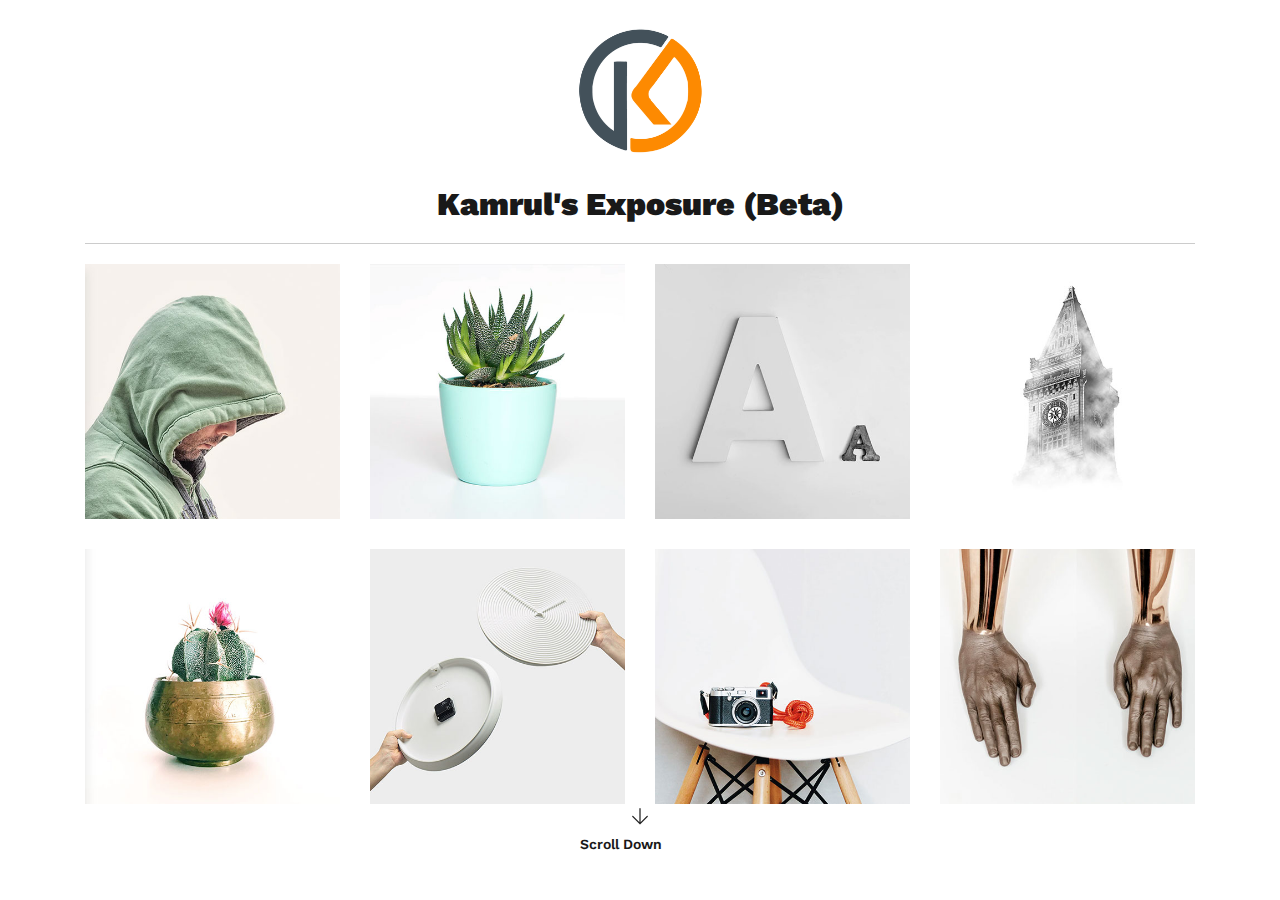
<file: index.html>
<!DOCTYPE html>
<html lang="en">
<head>
    <title>Kamrul Expo</title>

    <!-- Required meta tags -->
    <meta charset="utf-8">
    <meta name="viewport" content="width=device-width, initial-scale=1, shrink-to-fit=no">

    <!-- Bootstrap CSS -->
    <link rel="stylesheet" href="css/bootstrap.min.css">

    <!-- FontAwesome CSS -->
    <link rel="stylesheet" href="css/font-awesome.min.css">

    <!-- Styles -->
    <link rel="stylesheet" href="style.css">
</head>
<body>

<div class="outer-container">
    <div class="container portfolio-page">
		<div class="row">
            <div class="col text-center kamrul-header-logo">
                <a href="http://kamrul.net"><img src="images/kamrul/kamrul-logo.png" alt="Kamrul Logo"/></a>
            </div><!-- .col -->
        </div><!-- .row -->
		
        <div class="row">
            <div class="col kamrul-header-title">
                <h2 class="text-center">Kamrul's Exposure (Beta) </h2>
            </div><!-- .col -->
        </div><!-- .row -->

        <div class="row">
            <div class="col-12 col-md-6 col-lg-3">
                <div class="portfolio-content">
                    <figure>
                        <img src="images/1.jpg" alt="">
                    </figure>

                    <div class="entry-content flex flex-column align-items-center justify-content-center">
                        <h3><a href="#">Flower Skin</a></h3>

                        <ul class="flex flex-wrap justify-content-center">
                            <li><a href="#">Portfolio,</a></li>
                            <li><a href="#">Tree</a></li>
                        </ul>
                    </div><!-- .entry-content -->
                </div><!-- .portfolio-content -->
            </div><!-- .col -->

            <div class="col-12 col-md-6 col-lg-3">
                <div class="portfolio-content">
                    <figure>
                        <img src="images/2.jpg" alt="">
                    </figure>

                    <div class="entry-content flex flex-column align-items-center justify-content-center">
                        <h3><a href="#">Flower Skin</a></h3>

                        <ul class="flex flex-wrap justify-content-center">
                            <li><a href="#">Portfolio,</a></li>
                            <li><a href="#">Tree</a></li>
                        </ul>
                    </div><!-- .entry-content -->
                </div><!-- .portfolio-content -->
            </div><!-- .col -->

            <div class="col-12 col-md-6 col-lg-3">
                <div class="portfolio-content">
                    <figure>
                        <img src="images/3.jpg" alt="">
                    </figure>

                    <div class="entry-content flex flex-column align-items-center justify-content-center">
                        <h3><a href="#">Flower Skin</a></h3>

                        <ul class="flex flex-wrap justify-content-center">
                            <li><a href="#">Portfolio,</a></li>
                            <li><a href="#">Tree</a></li>
                        </ul>
                    </div><!-- .entry-content -->
                </div><!-- .portfolio-content -->
            </div><!-- .col -->

            <div class="col-12 col-md-6 col-lg-3">
                <div class="portfolio-content">
                    <figure>
                        <img src="images/4.jpg" alt="">
                    </figure>

                    <div class="entry-content flex flex-column align-items-center justify-content-center">
                        <h3><a href="#">Flower Skin</a></h3>

                        <ul class="flex flex-wrap justify-content-center">
                            <li><a href="#">Portfolio,</a></li>
                            <li><a href="#">Tree</a></li>
                        </ul>
                    </div><!-- .entry-content -->
                </div><!-- .portfolio-content -->
            </div><!-- .col -->

            <div class="col-12 col-md-6 col-lg-3">
                <div class="portfolio-content">
                    <figure>
                        <img src="images/5.jpg" alt="">
                    </figure>

                    <div class="entry-content flex flex-column align-items-center justify-content-center">
                        <h3><a href="#">Flower Skin</a></h3>

                        <ul class="flex flex-wrap justify-content-center">
                            <li><a href="#">Portfolio,</a></li>
                            <li><a href="#">Tree</a></li>
                        </ul>
                    </div><!-- .entry-content -->
                </div><!-- .portfolio-content -->
            </div><!-- .col -->

            <div class="col-12 col-md-6 col-lg-3">
                <div class="portfolio-content">
                    <figure>
                        <img src="images/6.jpg" alt="">
                    </figure>

                    <div class="entry-content flex flex-column align-items-center justify-content-center">
                        <h3><a href="#">Flower Skin</a></h3>

                        <ul class="flex flex-wrap justify-content-center">
                            <li><a href="#">Portfolio,</a></li>
                            <li><a href="#">Tree</a></li>
                        </ul>
                    </div><!-- .entry-content -->
                </div><!-- .portfolio-content -->
            </div><!-- .col -->

            <div class="col-12 col-md-6 col-lg-3">
                <div class="portfolio-content">
                    <figure>
                        <img src="images/7.jpg" alt="">
                    </figure>

                    <div class="entry-content flex flex-column align-items-center justify-content-center">
                        <h3><a href="#">Flower Skin</a></h3>

                        <ul class="flex flex-wrap justify-content-center">
                            <li><a href="#">Portfolio,</a></li>
                            <li><a href="#">Tree</a></li>
                        </ul>
                    </div><!-- .entry-content -->
                </div><!-- .portfolio-content -->
            </div><!-- .col -->

            <div class="col-12 col-md-6 col-lg-3">
                <div class="portfolio-content">
                    <figure>
                        <img src="images/8.jpg" alt="">
                    </figure>

                    <div class="entry-content flex flex-column align-items-center justify-content-center">
                        <h3><a href="#">Flower Skin</a></h3>

                        <ul class="flex flex-wrap justify-content-center">
                            <li><a href="#">Portfolio,</a></li>
                            <li><a href="#">Tree</a></li>
                        </ul>
                    </div><!-- .entry-content -->
                </div><!-- .portfolio-content -->
            </div><!-- .col -->


        </div><!-- .row -->

        <div class="scroll-down flex flex-column justify-content-center align-items-center d-none d-lg-block">
            <span class="arrow-down flex justify-content-center align-items-center"><img src="images/arrow-down.png" alt="arrow"></span>
            <span class="scroll-text">Scroll Down</span>
        </div><!-- .scroll-down -->
    </div><!-- .container -->
</div><!-- .outer-container -->

<script type='text/javascript' src='js/jquery.js'></script>
<script type='text/javascript' src='js/custom.js'></script>

</body>
</html>
</file>
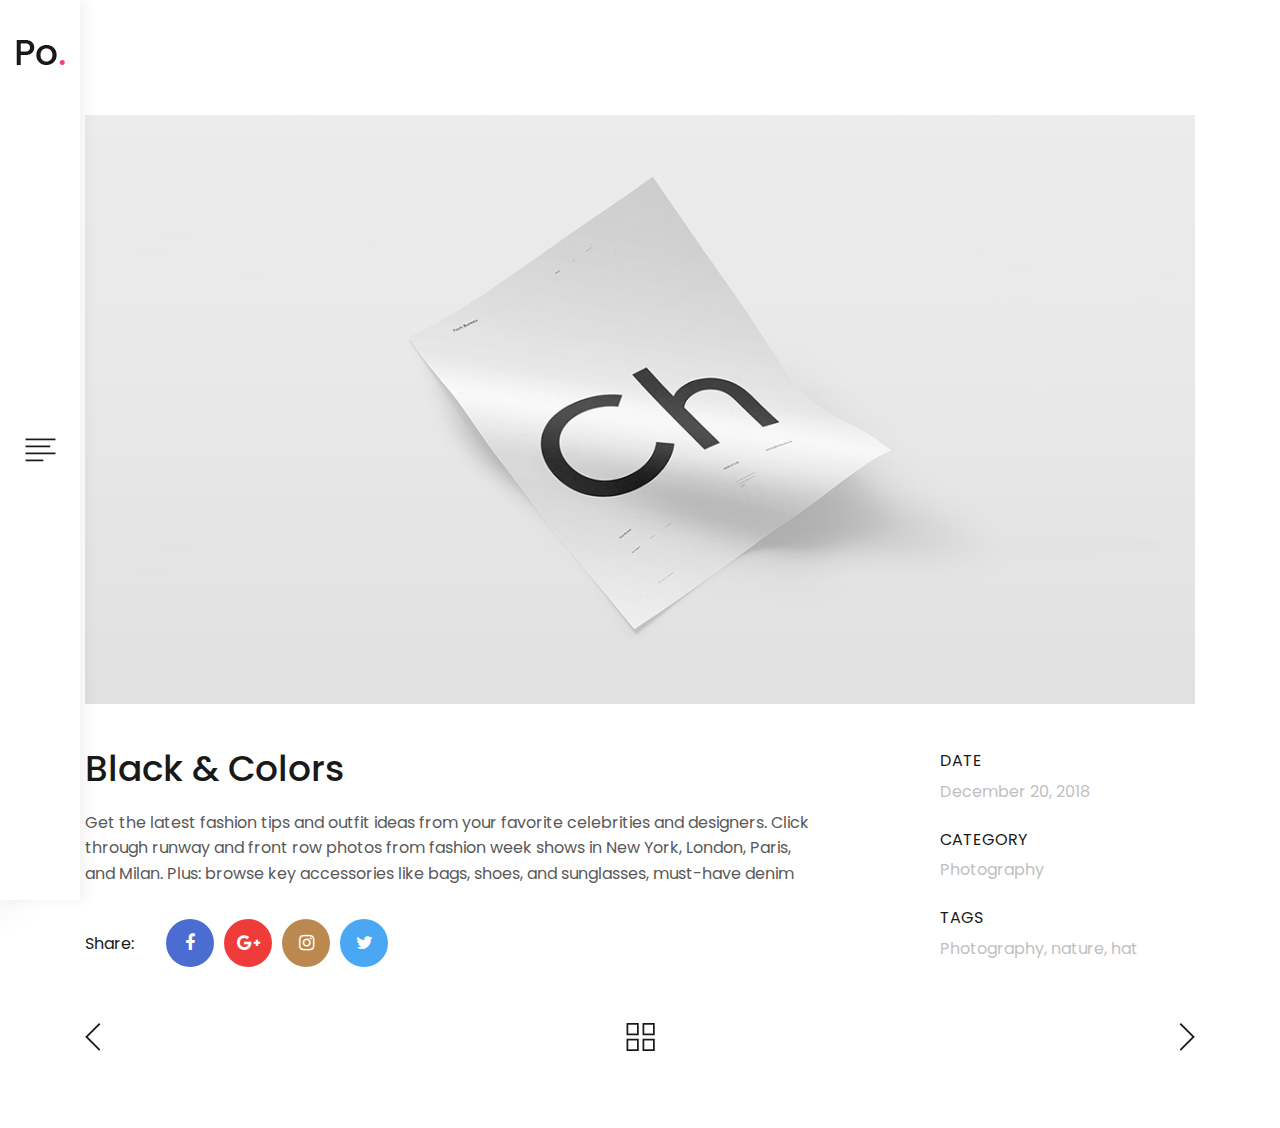
<file: single-portfolio.html>
<!DOCTYPE html>
<html lang="en">
<head>
    <title>Hello World</title>

    <!-- Required meta tags -->
    <meta charset="utf-8">
    <meta name="viewport" content="width=device-width, initial-scale=1, shrink-to-fit=no">

    <!-- Bootstrap CSS -->
    <link rel="stylesheet" href="css/bootstrap.min.css">

    <!-- FontAwesome CSS -->
    <link rel="stylesheet" href="css/font-awesome.min.css">

    <!-- Styles -->
    <link rel="stylesheet" href="style.css">
</head>
<body><header class="site-header">
    <div class="site-branding">
        <h1 class="site-title"><a href="index.html" rel="home"><img src="images/logo.png" alt="Logo"></a></h1>
    </div><!-- .site-branding -->

    <div class="hamburger-menu">
        <div class="menu-icon">
            <img src="images/menu-icon.png" alt="menu icon">
        </div><!-- .menu-icon -->

        <div class="menu-close-icon">
            <img src="images/x.png" alt="menu close icon">
        </div><!-- .menu-close-icon -->
    </div><!-- .hamburger-menu -->
</header><!-- .site-header -->

<nav class="site-navigation flex flex-column justify-content-between">
    <div class="site-branding d-none d-lg-block ">
        <h1 class="site-title"><a href="index.html" rel="home"><img src="images/logo2.png" alt="Logo"></a></h1>
    </div><!-- .site-branding -->

    <ul class="main-menu flex flex-column justify-content-center">
        <li class="current-menu-item"><a href="index.html">Home</a></li>
        <li><a href="portfolio.html">Portfolio</a></li>
        <li><a href="blog.html">Blog</a></li>
        <li><a href="#">About</a></li>
        <li><a href="#">Contact</a></li>
    </ul>

    <p><!-- Link back to Colorlib can't be removed. Template is licensed under CC BY 3.0. -->
Copyright &copy;<script>document.write(new Date().getFullYear());</script> All rights reserved | This template is made with <i class="fa fa-heart-o" aria-hidden="true"></i> by <a href="https://colorlib.com" target="_blank">Colorlib</a>
<!-- Link back to Colorlib can't be removed. Template is licensed under CC BY 3.0. -->
</p>


    <div class="social-profiles">
        <ul class="flex justify-content-start justify-content-lg-center align-items-center">
            <li><a href="#"><i class="fa fa-facebook"></i></a></li>
            <li><a href="#"><i class="fa fa-instagram"></i></a></li>
            <li><a href="#"><i class="fa fa-twitter"></i></a></li>
            <li><a href="#"><i class="fa fa-pinterest"></i></a></li>
        </ul>
    </div><!-- .social-profiles -->
</nav><!-- .site-navigation -->

<div class="nav-bar-sep d-lg-none"></div>

<div class="outer-container">
    <div class="container single-portfolio">
        <div class="row">
            <div class="col-12">
                <div class="featured-img">
                    <figure>
                        <img src="images/single-portfolio.png" alt="">
                    </figure>
                </div><!-- .content-area -->
            </div><!-- .col-12 -->

            <div class="col-12 col-lg-8">
                <div class="content-area">
                    <header class="entry-header">
                        <h1>Black & Colors</h1>
                    </header><!-- .entry-header -->

                    <div class="entry-content">
                        <p>Get the latest fashion tips and outfit ideas from your favorite celebrities and designers. Click through runway and front row photos from fashion week shows in New York, London, Paris, and Milan. Plus: browse key accessories like bags, shoes, and sunglasses, must-have denim </p>
                    </div><!-- .entry-content -->

                    <div class="post-share flex align-items-center">
                        <label>share:</label>

                        <ul class="flex align-items-center">
                            <li class="fb"><a href="#"><i class="fa fa-facebook"></i></a></li>
                            <li class="gp"><a href="#"><i class="fa fa-google-plus"></i></a></li>
                            <li class="in"><a href="#"><i class="fa fa-instagram"></i></a></li>
                            <li class="tw"><a href="#"><i class="fa fa-twitter"></i></a></li>
                        </ul>
                    </div><!-- .post-share -->
                </div><!-- .content-area -->
            </div><!-- .col-12 -->

            <aside class="col-12 col-lg-3 offset-lg-1">
                <div class="entry-meta">
                    <div class="posted-date">
                        <label>Date</label>

                        <span class="date-format"><a href="#">December 20, 2018</a></span>
                    </div><!-- .posted-date -->

                    <div class="post-category">
                        <label>Category</label>
                        <span><a href="#">Photography</a></span>
                    </div><!-- .post-category -->

                    <div class="posted-tags">
                        <label>tags</label>
                        <span><a href="#">Photography</a>, <a href="#">nature</a>, <a href="#">hat</a> </span>
                    </div><!-- .entry-meta -->
                </div><!-- .entry-meta -->
            </aside><!-- .col-md-3 -->
        </div><!-- .row -->

        <div class="row">
            <div class="col">
                <nav class="post-nav">
                    <ul class="flex justify-content-between align-items-center">
                        <li><a href="#"><img src="images/angle-left.png" alt="Previous"></a></li>
                        <li><a href="#"><img src="images/portfolio-icon.png" alt="Back to Portfolio"></a></li>
                        <li><a href="#"><img src="images/angle-right.png" alt="Next"></a></li>
                    </ul>
                </nav><!-- .post-nav -->
            </div><!-- .col -->
        </div><!-- .row -->
    </div><!-- .container -->
</div><!-- .outer-container -->

<script type='text/javascript' src='js/jquery.js'></script>
<script type='text/javascript' src='js/custom.js'></script>

</body>
</html>
</file>
<file: style.css>
@import url('https://fonts.googleapis.com/css?family=Poppins:300,400,500,600,700|Work+Sans:300,400,500,600,700');

body {
    color: #191919;
    font-family: 'Work Sans', sans-serif;
}

img {
    vertical-align: baseline;
}

/*--------------------------------------------------------------
# Links
--------------------------------------------------------------*/
a {
    color: royalblue;
}

a:visited {
    color: purple;
}

a:hover, a:focus, a:active {
    color: midnightblue;
}

a:focus {
    outline: thin dotted;
}

a:hover, a:active {
    outline: 0;
    list-style: none;
}

/*--------------------------------------------------------------
# Helper Utilities
--------------------------------------------------------------*/
.flex {
    display: flex;
}

/*--------------------------------------------------------------
# Outer Container
--------------------------------------------------------------*/
@media screen and (min-width: 992px) {
    .outer-container {
        padding-left: 0px;
    }
}

@media screen and (min-width: 768px) {
    .no-padding {
        padding: 0;
    }
}

/*--------------------------------------------------------------
# Header
--------------------------------------------------------------*/
/*
# Site Branding
--------------------------------*/
.site-branding {
    transition: all .5s;
}

.site-title {
    margin: 0;
    text-align: center;
}

.site-navigation .site-title a {
    display: block;
}

/*
  Hamburger Menu
----------------------------------------*/
.hamburger-menu .menu-icon,
.hamburger-menu .menu-close-icon {
    width: 44px;
    height: 44px;
    text-align: center;
    cursor: pointer;
    transition: all 0.5s;
}

.hamburger-menu.close .menu-icon {
    visibility: hidden;
    opacity: 0;
}

.menu-close-icon {
    visibility: hidden;
    opacity: 0;
}

.hamburger-menu.close .menu-close-icon {
    visibility: visible;
    opacity: 1;
}

.hamburger-menu img {
    display: block;
    margin: 0 auto;
}

/*
# Site Navigation
--------------------------------*/
.site-navigation {
    transition: all .5s;
}

/*
# Main Menu
--------------------------------*/
.main-menu {
    padding: 15px 30px;
    margin: 0;
}

.main-menu li {
    display: block;
    padding: 12px 0;
    font-size: 30px;
    font-weight: 500;
    border-bottom: 1px solid #ebebeb;
}

.main-menu li:nth-last-of-type(1) {
    border-bottom: 0;
}

.main-menu li a {
    display: block;
    color: #a6a6a6;
    text-decoration: none;
    transition: all 0.35s;
}

.main-menu li a:hover,
.main-menu li.current-menu-item a {
    color: #f0437e;
}

/*
# Social Profiles
--------------------------------*/
.social-profiles ul {
    padding: 10px 0 34px 0;
    margin: 0;
}

.social-profiles ul li {
    display: block;
    padding: 0 18px;
    font-size: 1.5rem;
}

.social-profiles ul li a {
    color: #191919;
    transition: all 0.35s;
}

.social-profiles ul li a:hover {
    color: #f0437e;
}

.nav-bar-sep {
    height: 78px;
}

@media screen and (max-width: 992px) {
    .site-header {
        position: fixed;
        top: 0;
        left: 0;
        z-index: 999;
        width: 100%;
        padding: 15px 30px;
        background: #fff;
        box-shadow: 0 12px 24px rgba(0,0,0,.09);
    }

    .site-header,
    .hamburger-menu {
        display: flex;
        justify-content: space-between;
        align-items: center;
    }

    .hamburger-menu {
        flex-flow: column;
    }

    .hamburger-menu .menu-icon, .hamburger-menu .menu-close-icon {
        position: absolute;
        top: 26px;
        right: 24px;
    }

    .main-menu li {
        position: relative;
    }

    .main-menu li::after {
        content: '';
        position: absolute;
        top: 11px;
        right: 0;
        font-family: 'FontAwesome', serif;
    }

    .main-menu li:hover::after,
    .main-menu li.current-menu-item::after {
        color: #f0437e;
    }

    .site-navigation {
        position: absolute;
        top: 78px;
        left: 0;
        z-index: 99;
        width: 100%;
        height: 500px;
        background: #fff;
        box-shadow: 0 12px 24px rgba(0,0,0,.09);
        visibility: hidden;
        opacity: 0;
        transition: all 0.35s;
    }

    .site-navigation.show {
        visibility: visible;
        opacity: 1;
    }

    .social-profiles ul {
        padding: 80px 15px 30px;
        margin: 0;
    }
}

@media screen and (min-width: 992px) {
    .site-header,
    .site-navigation {
        position: fixed;
        top: 0;
        left: 0;
        z-index: 999;
        width: 80px;
        height: 100vh;
        padding: 0 15px;
        box-shadow: 6px 0 12px rgba(0,0,0,.05);
    }

    .site-navigation {
        background: #f7f7f7;
    }

    .site-navigation.show {
        left: 80px;
    }

    .site-header {
        background: #fff;
    }

    .site-header.no-shadow {
        box-shadow: none;
    }

    .site-header .site-branding.hide {
        visibility: hidden;
        opacity: 0;
    }

    .site-title {
        padding: 28px 0 10px 0;
    }

    .hamburger-menu .menu-icon,
    .hamburger-menu .menu-close-icon {
        position: absolute;
        top: calc(50vh - 22px);
        left: 15px;
        width: calc(100% - 30px);
        padding: 10px 0;
    }

    .site-navigation {
        left: -250px;
        z-index: 99;
        width: 250px;
        padding: 0;
        box-shadow: 16px 0 42px rgba(0,0,0,.09);
    }

    .main-menu {
        height: calc(100vh - 160px);
        padding: 0;
    }

    .main-menu li {
        border-bottom: 0;
        text-align: center;
    }

    .social-profiles ul li {
        font-size: 1.125rem;
    }
}

/*--------------------------------------------------------------
# Scroll Down
--------------------------------------------------------------*/
.scroll-down {
    position: absolute;
    bottom: 0;
    left: 50%;
    z-index: 99;
    width: 120px;
    height: 100px;
    margin-left: -20px;
    cursor: pointer;
}

.arrow-down {
    width: 32px;
    height: 32px;
    margin: 0 auto;
    border-radius: 50%;
    background: #fff;
}

.scroll-text {
    margin-top: 5px;
    margin-bottom: 15px;
    font-size: 14px;
    font-weight: 600;
}

/*--------------------------------------------------------------
# Portfolio
--------------------------------------------------------------*/
.portfolio-page .scroll-down {
    margin-left: -60px;
}

.portfolio-content {
    position: relative;
    margin-bottom: 30px;
}

.home-page {
    padding-top: 15px;
}

.home-page .portfolio-content {
    margin-bottom: 15px;
}

.portfolio-content figure {
    margin: 0;
}

.portfolio-content figure img {
    display: block;
    width: 100%;
    height: auto;
    min-height: 100%;
}

.portfolio-content .entry-content {
    position: absolute;
    top: 0;
    left: 0;
    width: 100%;
    height: 100%;
    background: rgba(255,255,255,.9);
    font-family: 'Poppins', sans-serif;
    text-align: center;
    visibility: hidden;
    opacity: 0;
    transition: all 0.35s;
}

.portfolio-content:hover .entry-content {
    visibility: visible;
    opacity: 1;
}

.portfolio-content h3 {
    margin-bottom: 0;
    font-family: 'Poppins', sans-serif;
    font-size: 1.5rem;
    font-weight: 500;
}

.home-page .portfolio-content h3 {
    font-size: 2.25rem;
}

.portfolio-content h3 a {
    color: #191919;
    text-decoration: none;
}

.portfolio-content ul {
    padding: 0;
    margin: 10px 0 0;
    list-style: none;
}

.portfolio-content li {
    margin: 0 3px;
}

.portfolio-content li a {
    font-size: 0.875rem;
    color: #a6a6a6;
}

@media screen and (min-width: 768px) {
    .home-page {
        padding: 0;
    }

    .home-page .portfolio-content {
        margin-bottom: 0;
    }
}

/*--------------------------------------------------------------
# Breadcrumbs
--------------------------------------------------------------*/
.breadcrumbs {
    padding: 48px 0;
    margin: 0;
    color: #a6a6a6;
    list-style: none;
    font-family: 'Poppins', sans-serif;
}

.breadcrumbs li {
    position: relative;
    color: #a6a6a6;
    padding: 0 12px;
}

.breadcrumbs li:nth-of-type(1) {
    padding-left: 0;
}

.breadcrumbs li::after {
    content: '/';
    position: absolute;
    top: 0;
    right: -6px;
    width: 10px;
}


.breadcrumbs li:nth-last-of-type(1)::after {
    display: none;
}

.breadcrumbs li a {
    color: #191919;
    text-decoration: none;
}

/*--------------------------------------------------------------
# Single Portfolio
--------------------------------------------------------------*/
.single-portfolio {
    padding-top: 15px;
    padding-bottom: 70px;
}

.single-portfolio figure img {
    max-width: 100%;
}

.single-portfolio .content-area h1 {
    margin-top: 20px;
    font-size: 2.25rem;
    font-family: 'Poppins', sans-serif;
}

.single-portfolio .content-area .entry-content {
    margin-top: 20px;
    font-family: 'Poppins', sans-serif;
    line-height: 1.6;
    color: #595959;
}

/*
# Post Share
--------------------------------*/
.single-portfolio .post-share {
    margin-top: 32px;
}

.single-portfolio .post-share label {
    margin-right: 32px;
    text-transform: capitalize;
    font-family: 'Poppins', sans-serif;
}

.single-portfolio .post-share ul {
    padding: 0;
    margin: 0;
    list-style: none;
}

.single-portfolio .post-share ul li {
    width: 48px;
    height: 48px;
    margin-right: 10px;
    margin-bottom: 10px;
    border-radius: 50%;
    font-size: 18px;
    line-height: 1;
    color: #fff;
}

.single-portfolio .post-share ul li a {
    display: flex;
    justify-content: center;
    align-items: center;
    width: 100%;
    height: 100%;
    color: #fff;
    text-decoration: none;
}

.single-portfolio .post-share ul li.fb {
    background: #4b6cd0;
}

.single-portfolio .post-share ul li.gp {
    background: #f03b3b;
}

.single-portfolio .post-share ul li.in {
    background: #bb8950;
}

.single-portfolio .post-share ul li.tw {
    background: #49a7f3;
}

/*
# Post Sidebar
--------------------------------*/
.single-portfolio .entry-meta {
    margin-top: 24px;
    font-family: 'Poppins', sans-serif;
}

.single-portfolio .entry-meta label {
    display: block;
    line-height: 1.3;
    text-transform: uppercase;
}

.single-portfolio .date-format,
.single-portfolio .post-category,
.single-portfolio .posted-tags {
    display: block;
    margin-bottom: 26px;
}

.single-portfolio .posted-tags span,
.single-portfolio .entry-meta a {
    color: #bfbfbf;
}

/*
# Post Nav
--------------------------------*/
.post-nav {
    margin: 36px 0 0;
}

.post-nav ul {
    padding: 0;
    margin: 0;
    list-style: none;
}

@media screen and (min-width: 576px) {
    .single-portfolio {
        padding-top: 45px;
    }
	
	
}

@media screen and (min-width: 992px) {
    .single-portfolio {
        padding-top: 90px;
    }
}

@media screen and (min-width: 1200px) {
    .single-portfolio {
        padding-top: 115px;
    }
}

/*--------------------------------------------------------------
# Blog
--------------------------------------------------------------*/
.blog-page {
    padding-top: 15px;
    font-family: 'Poppins', sans-serif;
}

.blog-page .blog-content figure,
.blog-page .blog-content .entry-content {
    width: 50%;
}

.blog-page .blog-content figure {
    margin: 0;
    overflow: hidden;
}

.blog-page .blog-content figure img {
    display: block;
    width: 100%;
    height: auto;
}

.blog-page .blog-content .entry-content {
    padding: 25px;
}

.blog-page .blog-content {
    transition: all .35s;
}

.blog-page .blog-content:hover {
    background: #f0437e;
}

.blog-page .blog-content header {
    width: 100%;
}

.blog-page .blog-content .entry-content h3 {
    position: relative;
}

.blog-page .blog-content .entry-content h3::before {
    content: '';
    position: absolute;
    top: 7px;
    left: -35px ;
    z-index: 99;
    width: 20px;
    height: 20px;
    transform: rotate(45deg);
    background: #fff;
}

.blog-page .blog-content .entry-content h3 a {
    color: #191919;
    font-size: 1.125rem;
    font-weight: 500;
}

.blog-page .blog-content .posted-by {
    margin-top: 10px;
    color: #595959;
    font-size: 0.875rem;
}

.blog-page .blog-content .posted-on {
    position: relative;
    margin-right: 20px;
    color: #bfbfbf;
    font-size: 0.875rem;
}

.blog-page .blog-content .posted-on::after {
    content: '/';
    position: absolute;
    top: 0;
    right: -14px;
}

.blog-page .blog-content footer ul {
    padding: 0;
    margin: 0;
    list-style: none;
}

.blog-page .blog-content footer li {
    padding: 0 3px;
    font-size: 0.875rem;
}

.blog-page .blog-content footer li a {
    color: #f0437e;
}

.blog-page .blog-content:hover .entry-content h3 a,
.blog-page .blog-content:hover .posted-by,
.blog-page .blog-content:hover .posted-on,
.blog-page .blog-content:hover footer li a {
    color: #fff;
}

@media screen and (max-width: 1200px) {
    .blog-page .col-12:nth-of-type(even) .blog-content {
        flex-flow: row-reverse !important;
    }

    .blog-page .col-12:nth-of-type(even) .blog-content .entry-content h3::before {
        right: -50px;
        left: auto;
    }
}

@media screen and (max-width: 768px) {
    .blog-page .col-12:nth-of-type(even) .blog-content .entry-content h3::before {
        right: -35px;
    }

    .blog-page .blog-content .entry-content h3 {
        line-height: 1;
    }
	
	.kamrul-header-logo img{
		width: 30% !important;
	}
}

@media screen and (min-width: 576px) {
    .blog-page .blog-content .entry-content h3 a {
        font-size: 1.5rem;
    }
}

@media screen and (min-width: 768px) {
    .blog-page {
        padding-top: 0;
    }

    .blog-page .blog-content .entry-content {
        padding: 35px 40px;
    }

    .blog-page .blog-content .entry-content h3::before {
        left: -50px ;
    }
}

@media screen and (min-width: 1200px) {
    .blog-page .blog-content.flex-row-reverse .entry-content h3::before {
        right: -50px;
        left: auto;
    }
}

/*--------------------------------------------------------------
# Single Blog Page
--------------------------------------------------------------*/
.single-post,
.single-page {
    padding-bottom: 70px;
    font-family: 'Poppins', sans-serif;
}

/*
# Featured Image
--------------------------------*/
.single-post .featured-img figure,
.single-page .featured-img figure {
    margin: 0;
}

.single-post .featured-img figure img,
.single-page .featured-img figure img {
    width: 100%;
}

/*
# Content Area
--------------------------------*/
.single-post .content-area,
.single-page .content-area {
    margin-top: 50px;
}

.single-post .entry-header .post-meta,
.single-page .entry-header .post-meta {
    text-transform: uppercase;
    font-size: 0.6875rem;
}

.single-post .entry-header .post-meta a,
.single-page .entry-header .post-meta a {
    display: inline-block;
    margin-right: 6px;
    color: #f0437e;
}

.single-post .content-area h1,
.single-page .content-area h1 {
    margin-top: 10px;
    font-size: 2.25rem;
    font-weight: 400;
}

.single-post .entry-header .byline,
.single-page .entry-header .byline {
    display: block;
    margin-top: 14px;
    margin-bottom: 24px;
    font-size: 0.875rem;
    color: #bfbfbf;
}

.single-post .entry-header .byline .author a,
.single-page .entry-header .byline .author a {
    color: #191919;
}

.single-post .content-area .entry-content p,
.single-page .content-area .entry-content p {
    margin-bottom: 0.75rem;
    color: #595959;
}

/*
# Comments
--------------------------------*/
.post-comments {
    margin-top: 40px;
    padding-top: 52px;
    padding-bottom: 40px;
    border-top: 1px solid #ebebeb;
    border-bottom: 1px solid #ebebeb;
}

.comments-title,
.comment-reply-title {
    margin-bottom: 0;
    font-size: 1.5rem;
    font-weight: 400;
}

.post-comments .comment-list {
    padding: 0;
    margin: 0;
    list-style: none
}

.post-comments .comment-author-avatar {
    float: left;
    width: 70px;
    height: 70px;
    margin-top: 48px;
    margin-right: 22px;
    margin-bottom: 0;
    border-radius: 50%;
    overflow: hidden;
}

.post-comments .comment-author-avatar img {
    width: 100%;
    height: auto;
}

.post-comments .comment-wrap {
    float: right;
    width: calc(100% - 92px);
    margin-top: 44px;
}

.post-comments .comment-author .fn a {
    font-size: 1.125rem;
    color: #191919;
}

.post-comments .comment-author .comment-meta a {
    font-size: 0.875rem;
    color: #b7b7b7;
}

.post-comments p {
    margin-top: 5px;
    color: #595959;
}

.post-comments .reply {
    margin-top: 24px;
}

.post-comments .reply a {
    display: inline-block;
    padding: 8px 15px;
    margin-right: 10px;
    border: 1px solid #d2d2d4;
    border-radius: 2px;
    font-size: 0.75rem;
    font-weight: 600;
    line-height: 1;
    color: #404040;
    text-transform: uppercase;
    text-decoration: none;
    letter-spacing: 1px;
    transition: all 0.35s;
}

.post-comments .reply a:hover {
    border-color: transparent;
    color: #fff;
    background: #f0437e;
}

.comment-list ol.children {
    padding: 0;
    margin-left: 92px;
    list-style: none;
}

.post-comments ol.children .comment-author-avatar {
    margin-top: 40px;
    margin-right: 22px;
}

.post-comments ol.children .comment-wrap {
    margin-top: 36px;
    width: calc(100% - 92px);
}

/*
# Comment Form
--------------------------------*/
.comments-form {
    margin-top: 52px;
}

.comment-reply-title {
    margin-bottom: 16px;
}

.comment-form input[type="text"],
.comment-form input[type="email"],
.comment-form input[type="url"],
.comment-form textarea {
    width: 100%;
    padding: 12px 24px;
    margin-top: 20px;
    border: 1px solid #e5e5e5;
    line-height: 1;
    color: #a6a6a6;
    outline: none;
}

.comment-form textarea {
    line-height: 1.4;
}

.comment-form input[type="text"]:focus,
.comment-form input[type="email"]:focus,
.comment-form input[type="url"]:focus,
.comment-form textarea:focus {
    border-color: #232d37;
}

.comment-form input[type="submit"] {
    padding: 18px 30px;
    margin-top: 32px;
    margin-bottom: 10px;
    border: 0;
    border-radius: 2px;
    font-size: 0.875rem;
    font-weight: 600;
    line-height: 1;
    color: #fff;
    text-transform: uppercase;
    text-decoration: none;
    letter-spacing: 0.15rem;
    outline: none;
    cursor: pointer;
    background: #f0437e;
}

/*
# Post Sidebar
--------------------------------*/
.single-post .entry-meta {
    margin-top: 50px;
}

.single-post .entry-meta label {
    display: block;
    line-height: 1.3;
    text-transform: uppercase;
}

.single-post .date-format,
.single-post .post-category,
.single-post .posted-tags {
    display: block;
    margin-bottom: 26px;
}

.single-post .posted-tags span,
.single-post .entry-meta a {
    color: #bfbfbf;
}

.single-post .post-share label {
    text-transform: capitalize;
}

.single-post .post-share ul {
    display: flex;
    flex-wrap: wrap;
    padding: 0;
    margin: 18px 0 0;
    list-style: none;
}

.single-post .post-share ul li {
    width: 48px;
    height: 48px;
    margin-right: 10px;
    margin-bottom: 10px;
    border-radius: 50%;
    font-size: 18px;
    line-height: 1;
    color: #fff;
}

.single-post .post-share ul li a {
    display: flex;
    justify-content: center;
    align-items: center;
    width: 100%;
    height: 100%;
    color: #fff;
    text-decoration: none;
}

.single-post .post-share ul li.fb {
    background: #4b6cd0;
}

.single-post .post-share ul li.gp {
    background: #f03b3b;
}

.single-post .post-share ul li.in {
    background: #bb8950;
}

.single-post .post-share ul li.tw {
    background: #49a7f3;
}

@media screen and (min-width: 768px) {
    .post-comments .comment-author-avatar {
        margin-right: 50px;
    }

    .post-comments .comment-wrap {
        width: calc(100% - 120px);
    }

    .comment-list ol.children {
        margin-left: 120px;
    }
}

/*--------------------------------------------------------------
# Single Page
--------------------------------------------------------------*/
.single-page .content-area .entry-content {
    border-bottom: 0;
    padding-bottom: 12px;
}

.single-page .entry-header .byline .date-format a {
    color: #bfbfbf;
}

.kamrul-header-logo img{
	width: 15%;
    padding: 20px 0;
}

.kamrul-header-title h2{
	    padding-bottom: 20px;
    border-bottom: 1px solid #ccc;
    margin-bottom: 20px;
    font-weight: 900;
}
</file>
